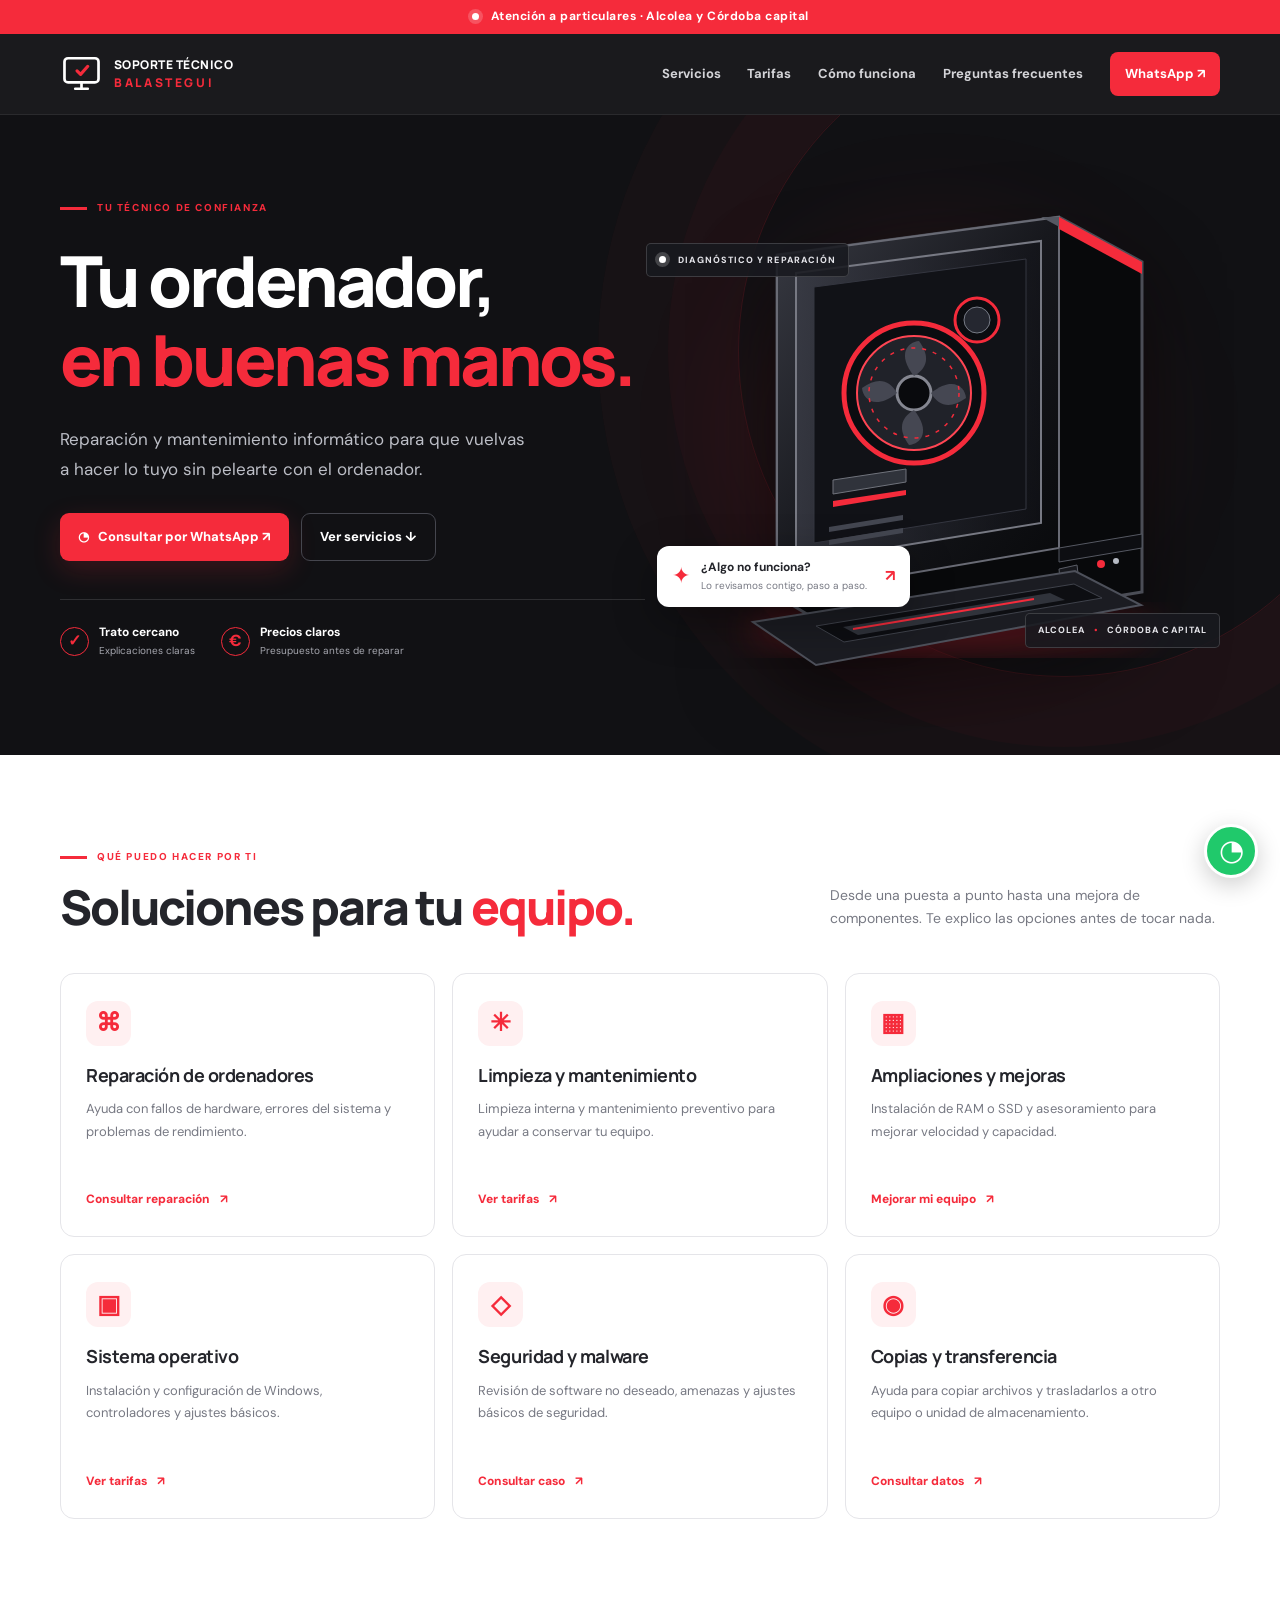
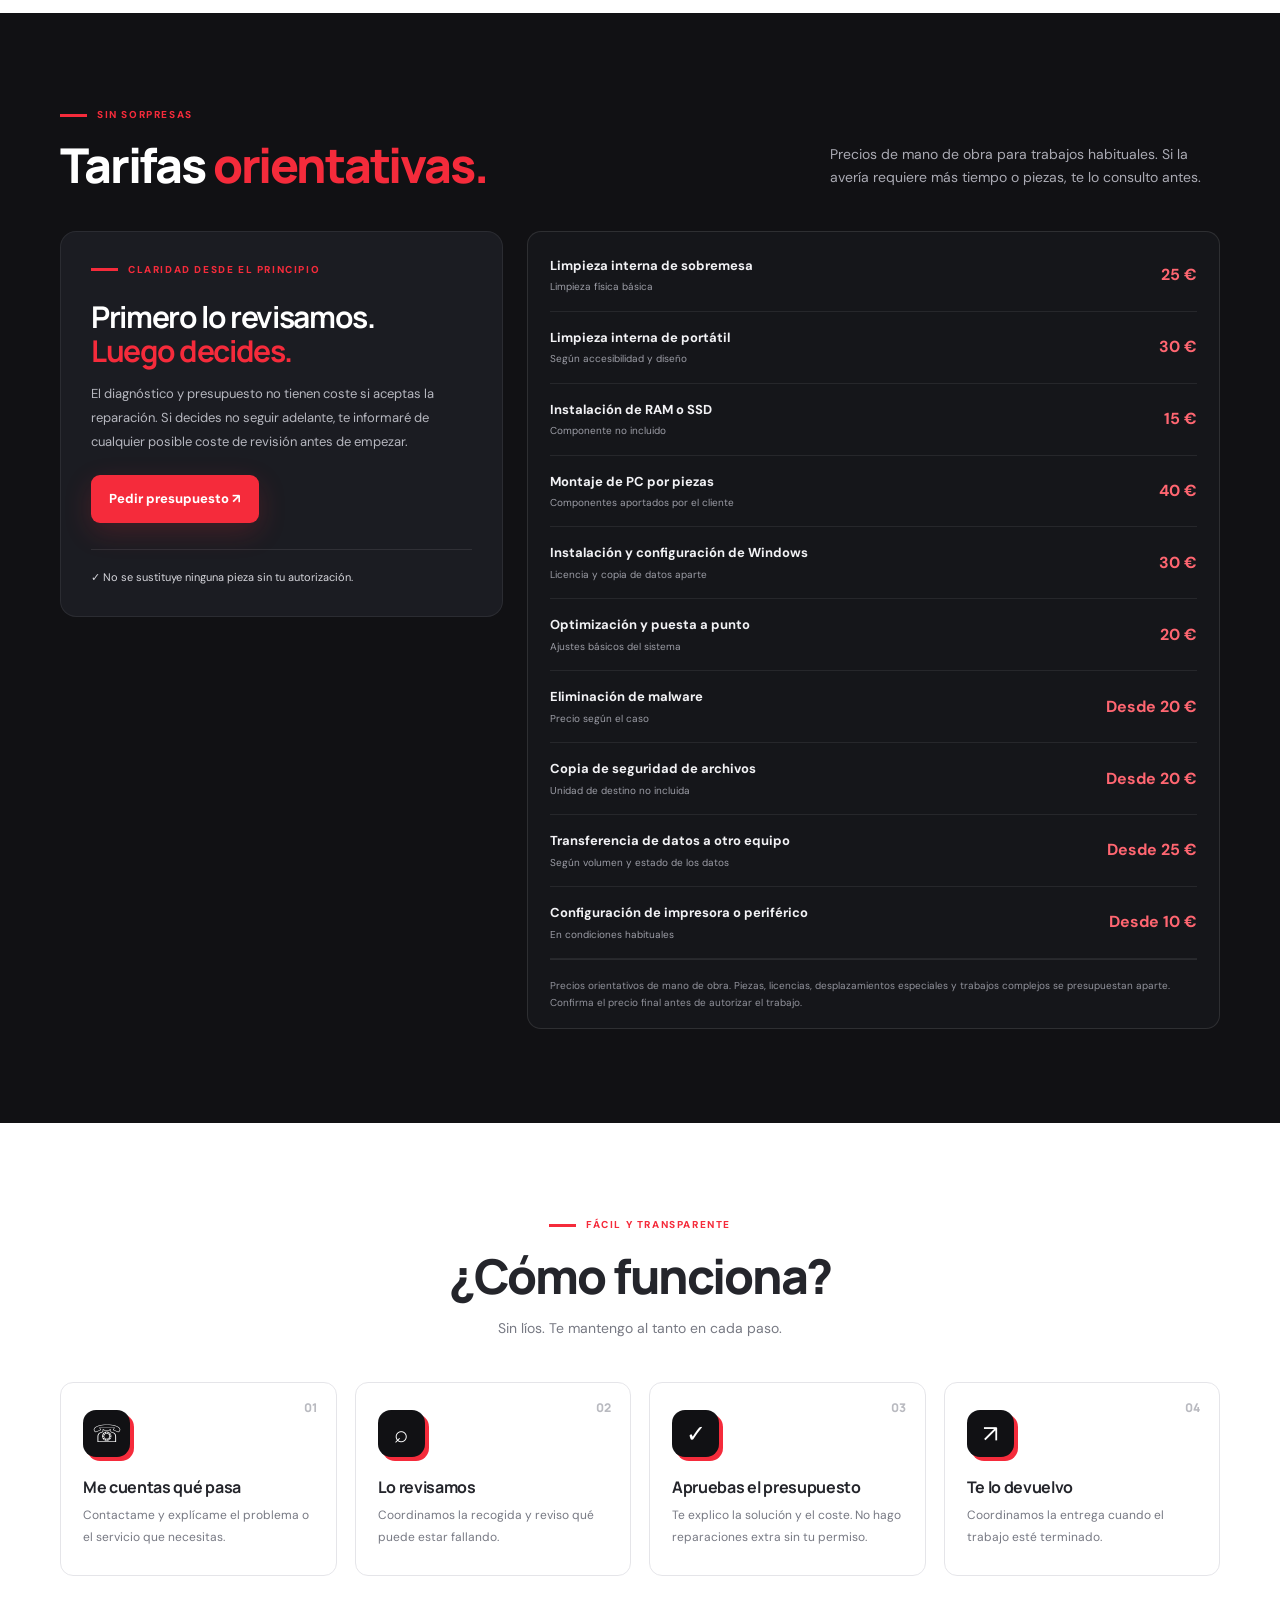
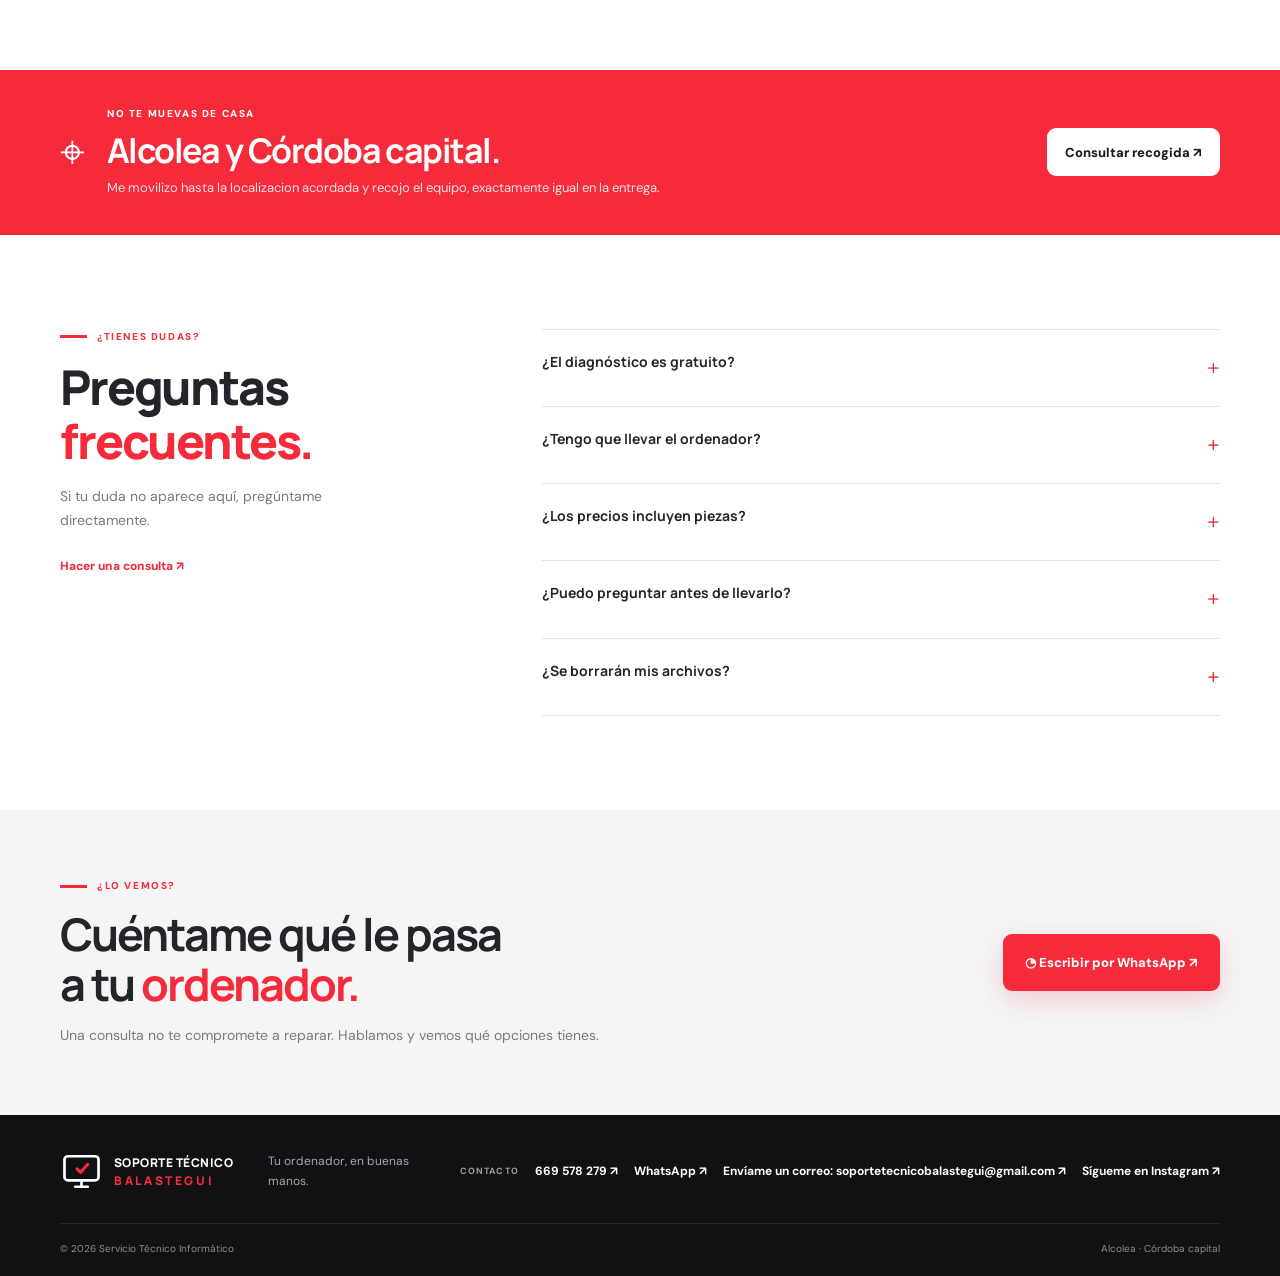
<file: index.html>
<!doctype html>
<html lang="es">
<head>
<meta charset="utf-8"><meta name="viewport" content="width=device-width,initial-scale=1">
<meta name="theme-color" content="#111114">
<meta name="description" content="Servicio técnico informático para particulares en Alcolea y Córdoba capital. Reparación, limpieza y mantenimiento de ordenadores.">
<title>Soporte Técnico Balastegui | Córdoba</title>
<link rel="icon" href="assets/logo2.svg" type="image/svg+xml">
<link rel="preconnect" href="https://fonts.googleapis.com"><link rel="preconnect" href="https://fonts.gstatic.com" crossorigin>
<link href="https://fonts.googleapis.com/css2?family=DM+Sans:wght@400;500;600;700&family=Manrope:wght@400;500;600;700;800&display=swap" rel="stylesheet">
<link rel="stylesheet" href="styles.css"><script src="script.js" defer></script>
</head>
<body>
<div class="topbar"><span class="pulse"></span> Atención a particulares · Alcolea y Córdoba capital</div>
<header class="header" id="inicio"><div class="container nav">
<a class="brand" href="#inicio" aria-label="Inicio"><span class="brand-icon"><svg viewBox="0 0 48 48"><rect x="5" y="7" width="38" height="27" rx="4"/><path d="M17 41h14M24 34v7"/><path class="red-stroke" d="m19 21 4 4 8-9"/></svg></span><span><b>SOPORTE TÉCNICO</b><small>BALASTEGUI</small></span></a>
<button class="menu-toggle" aria-label="Abrir menú" aria-expanded="false"><i></i><i></i><i></i></button>
<nav class="nav-links" aria-label="Principal"><a href="#servicios">Servicios</a><a href="#tarifas">Tarifas</a><a href="#proceso">Cómo funciona</a><a href="#faq">Preguntas frecuentes</a><a class="nav-button" href="https://wa.me/34669578279?text=Hola%2C%20quiero%20consultar%20una%20reparaci%C3%B3n%20inform%C3%A1tica." target="_blank" rel="noopener">WhatsApp ↗</a></nav>
</div></header>
<main>
<section class="hero"><div class="container hero-grid">
<div class="hero-copy reveal"><div class="eyebrow"><span></span> TU TÉCNICO DE CONFIANZA</div><h1>Tu ordenador,<br><em>en buenas manos.</em></h1><p class="hero-text">Reparación y mantenimiento informático para que vuelvas a hacer lo tuyo sin pelearte con el ordenador.</p>
<div class="hero-actions"><a class="btn primary" href="https://wa.me/34669578279?text=Hola%2C%20quiero%20consultar%20una%20reparaci%C3%B3n%20inform%C3%A1tica." target="_blank" rel="noopener">◔ &nbsp; Consultar por WhatsApp ↗</a><a class="btn secondary" href="#servicios">Ver servicios ↓</a></div>
<div class="trust-row"><div><span class="check">✓</span><span><b>Trato cercano</b><small>Explicaciones claras</small></span></div><div><span class="check">€</span><span><b>Precios claros</b><small>Presupuesto antes de reparar</small></span></div></div></div>
<div class="hero-art reveal"><div class="orb"></div><div class="art-tag tag-top"><span class="pulse"></span> DIAGNÓSTICO Y REPARACIÓN</div>
<svg class="pc-art" viewBox="0 0 560 510" role="img" aria-label="Ilustración de un ordenador con iluminación roja"><defs><linearGradient id="case" x1="0" y1="0" x2="1" y2="1"><stop stop-color="#383a43"/><stop offset=".5" stop-color="#17181d"/><stop offset="1" stop-color="#08090b"/></linearGradient><linearGradient id="glass"><stop stop-color="#393b45" stop-opacity=".8"/><stop offset="1" stop-color="#121319" stop-opacity=".55"/></linearGradient><filter id="blur"><feGaussianBlur stdDeviation="16"/></filter></defs>
<ellipse cx="292" cy="455" rx="210" ry="23" fill="#f52b3b" opacity=".25" filter="url(#blur)"/><path d="M118 80 400 42l83 45v330l-292 48-73-44Z" fill="#08090b" stroke="#4b4d56" stroke-width="3"/><path d="M118 80 400 42v331l-282 48Z" fill="url(#case)" stroke="#696b75" stroke-width="2"/><path d="M137 98 382 66v282l-245 40Z" fill="url(#glass)" stroke="#777983" stroke-width="2"/><path d="m155 112 212-28v250l-212 34Z" fill="#111217" stroke="#343640"/><circle cx="255" cy="218" r="70" fill="#0b0c10" stroke="#f52b3b" stroke-width="5"/><circle cx="255" cy="218" r="57" fill="#202229" stroke="#ff4553" stroke-width="2"/><circle cx="255" cy="218" r="17" fill="#090a0d" stroke="#858791" stroke-width="3"/><g fill="#454752"><path d="M255 201c-17-21-7-34 5-35 11 15 9 27-5 35Z"/><path d="M272 218c21-17 34-7 35 5-15 11-27 9-35-5Z"/><path d="M255 235c17 21 7 34-5 35-11-15-9-27 5-35Z"/><path d="M238 218c-21 17-34 7-35-5 15-11 27-9 35 5Z"/></g><circle cx="255" cy="218" r="45" fill="none" stroke="#f52b3b" stroke-width="1.5" stroke-dasharray="4 7"/><circle cx="318" cy="145" r="22" fill="#0b0c10" stroke="#f52b3b" stroke-width="3"/><circle cx="318" cy="145" r="13" fill="#252730" stroke="#777b86"/><path d="m174 305 73-11v13l-73 12Z" fill="#30333b" stroke="#70737c"/><path d="m174 326 73-11v5l-73 12Z" fill="#f52b3b"/><path d="m170 352 74-12v5l-74 12Zm0 13 74-12v5l-74 12Z" fill="#444751"/><path d="m400 42 83 45-18 0-83-45Z" fill="#555862"/><path d="m400 42 83 45v12l-83-45Z" fill="#f52b3b"/><path d="m400 373 83-14v14l-83 14Z" fill="#0d0e12" stroke="#555862"/><circle cx="442" cy="389" r="4" fill="#f52b3b"/><circle cx="457" cy="386" r="3" fill="#b6bac4"/><path d="m210 426 4 33-20 4-5-34Zm208-36 5 42-19 4-4-42Z" fill="#17181d" stroke="#5b5e67"/><path d="m94 447 322-51 66 34-325 60Z" fill="#1b1c22" stroke="#4d505a" stroke-width="2"/><path d="m157 451 258-42 28 14-258 44Z" fill="#0d0e12" stroke="#3f424b"/><path d="m184 452 207-34 15 7-207 35Z" fill="#30333b"/><path d="m194 454 181-30" stroke="#f52b3b" stroke-width="2"/></svg>
<div class="art-card"><span class="spark">✦</span><span><b>¿Algo no funciona?</b><small>Lo revisamos contigo, paso a paso.</small></span><strong>↗</strong></div><div class="art-tag tag-bottom">ALCOLEA <i>•</i> CÓRDOBA CAPITAL</div></div></div></section>
<section class="section" id="servicios"><div class="container"><div class="section-heading reveal"><div><div class="eyebrow dark"><span></span> QUÉ PUEDO HACER POR TI</div><h2>Soluciones para tu <em>equipo.</em></h2></div><p>Desde una puesta a punto hasta una mejora de componentes. Te explico las opciones antes de tocar nada.</p></div>
<div class="services-grid">
<article class="service-card reveal"><div class="service-icon">⌘</div><h3>Reparación de ordenadores</h3><p>Ayuda con fallos de hardware, errores del sistema y problemas de rendimiento.</p><a href="#contacto">Consultar reparación <b>↗</b></a></article>
<article class="service-card reveal"><div class="service-icon">✳</div><h3>Limpieza y mantenimiento</h3><p>Limpieza interna y mantenimiento preventivo para ayudar a conservar tu equipo.</p><a href="#tarifas">Ver tarifas <b>↗</b></a></article>
<article class="service-card reveal"><div class="service-icon">▦</div><h3>Ampliaciones y mejoras</h3><p>Instalación de RAM o SSD y asesoramiento para mejorar velocidad y capacidad.</p><a href="#contacto">Mejorar mi equipo <b>↗</b></a></article>
<article class="service-card reveal"><div class="service-icon">▣</div><h3>Sistema operativo</h3><p>Instalación y configuración de Windows, controladores y ajustes básicos.</p><a href="#tarifas">Ver tarifas <b>↗</b></a></article>
<article class="service-card reveal"><div class="service-icon">◇</div><h3>Seguridad y malware</h3><p>Revisión de software no deseado, amenazas y ajustes básicos de seguridad.</p><a href="#contacto">Consultar caso <b>↗</b></a></article>
<article class="service-card reveal"><div class="service-icon">◉</div><h3>Copias y transferencia</h3><p>Ayuda para copiar archivos y trasladarlos a otro equipo o unidad de almacenamiento.</p><a href="#contacto">Consultar datos <b>↗</b></a></article>
</div></div></section>
<section class="pricing section" id="tarifas"><div class="container"><div class="section-heading reveal"><div><div class="eyebrow"><span></span> SIN SORPRESAS</div><h2>Tarifas <em>orientativas.</em></h2></div><p>Precios de mano de obra para trabajos habituales. Si la avería requiere más tiempo o piezas, te lo consulto antes.</p></div>
<div class="pricing-grid"><aside class="price-aside reveal"><div class="eyebrow"><span></span> CLARIDAD DESDE EL PRINCIPIO</div><h3>Primero lo revisamos.<br><em>Luego decides.</em></h3><p>El diagnóstico y presupuesto no tienen coste si aceptas la reparación. Si decides no seguir adelante, te informaré de cualquier posible coste de revisión antes de empezar.</p><a class="btn primary" href="https://wa.me/34669578279?text=Hola%2C%20quiero%20consultar%20un%20presupuesto." target="_blank" rel="noopener">Pedir presupuesto ↗</a><div class="aside-foot">✓ No se sustituye ninguna pieza sin tu autorización.</div></aside>
<div class="price-list">
<div class="price-row"><span><b>Limpieza interna de sobremesa</b><small>Limpieza física básica</small></span><strong>25 €</strong></div>
<div class="price-row"><span><b>Limpieza interna de portátil</b><small>Según accesibilidad y diseño</small></span><strong>30 €</strong></div>
<div class="price-row"><span><b>Instalación de RAM o SSD</b><small>Componente no incluido</small></span><strong>15 €</strong></div>
<div class="price-row"><span><b>Montaje de PC por piezas</b><small>Componentes aportados por el cliente</small></span><strong>40 €</strong></div>
<div class="price-row"><span><b>Instalación y configuración de Windows</b><small>Licencia y copia de datos aparte</small></span><strong>30 €</strong></div>
<div class="price-row"><span><b>Optimización y puesta a punto</b><small>Ajustes básicos del sistema</small></span><strong>20 €</strong></div>
<div class="price-row"><span><b>Eliminación de malware</b><small>Precio según el caso</small></span><strong>Desde 20 €</strong></div>
<div class="price-row"><span><b>Copia de seguridad de archivos</b><small>Unidad de destino no incluida</small></span><strong>Desde 20 €</strong></div>
<div class="price-row"><span><b>Transferencia de datos a otro equipo</b><small>Según volumen y estado de los datos</small></span><strong>Desde 25 €</strong></div>
<div class="price-row"><span><b>Configuración de impresora o periférico</b><small>En condiciones habituales</small></span><strong>Desde 10 €</strong></div>
<p class="disclaimer">Precios orientativos de mano de obra. Piezas, licencias, desplazamientos especiales y trabajos complejos se presupuestan aparte. Confirma el precio final antes de autorizar el trabajo.</p>
</div></div></div></section>
<section class="section process" id="proceso"><div class="container"><div class="center-heading reveal"><div class="eyebrow dark"><span></span> FÁCIL Y TRANSPARENTE</div><h2>¿Cómo funciona?</h2><p>Sin líos. Te mantengo al tanto en cada paso.</p></div><div class="steps">
<article class="step reveal"><span class="number">01</span><div class="step-symbol">☏</div><h3>Me cuentas qué pasa</h3><p>Contactame y explícame el problema o el servicio que necesitas.</p></article>
<article class="step reveal"><span class="number">02</span><div class="step-symbol">⌕</div><h3>Lo revisamos</h3><p>Coordinamos la recogida y reviso qué puede estar fallando.</p></article>
<article class="step reveal"><span class="number">03</span><div class="step-symbol">✓</div><h3>Apruebas el presupuesto</h3><p>Te explico la solución y el coste. No hago reparaciones extra sin tu permiso.</p></article>
<article class="step reveal"><span class="number">04</span><div class="step-symbol">↗</div><h3>Te lo devuelvo</h3><p>Coordinamos la entrega cuando el trabajo esté terminado.</p></article>
</div></div></section>
<section class="area"><div class="container area-inner reveal"><div class="pin">⌖</div><div><div class="eyebrow">NO TE MUEVAS DE CASA</div><h2>Alcolea y Córdoba capital.</h2><p>Me movilizo hasta la localizacion acordada y recojo el equipo, exactamente igual en la entrega.</p></div><a class="btn light" href="https://wa.me/34669578279?text=Hola%2C%20estoy%20en%20mi%20zona%20y%20quiero%20consultar%20una%20recogida." target="_blank" rel="noopener">Consultar recogida ↗</a></div></section>
<section class="section faq" id="faq"><div class="container faq-grid"><div class="faq-intro reveal"><div class="eyebrow dark"><span></span> ¿TIENES DUDAS?</div><h2>Preguntas<br><em>frecuentes.</em></h2><p>Si tu duda no aparece aquí, pregúntame directamente.</p><a href="https://wa.me/34669578279?text=Hola%2C%20tengo%20una%20duda%20sobre%20el%20servicio%20t%C3%A9cnico." target="_blank" rel="noopener">Hacer una consulta ↗</a></div>
<div class="faq-list reveal"><details><summary>¿El diagnóstico es gratuito? <span>+</span></summary><p>El diagnóstico y el presupuesto son gratuitos si aceptas la reparación. Si decides no realizarla, te explicaré cualquier coste de revisión antes de comenzar.</p></details><details><summary>¿Tengo que llevar el ordenador? <span>+</span></summary><p>Podemos coordinar la entrega o consultar la recogida en Alcolea y Córdoba capital, según la zona y disponibilidad.</p></details><details><summary>¿Los precios incluyen piezas? <span>+</span></summary><p>No. Las tarifas publicadas corresponden a mano de obra. Las piezas, licencias y otros costes se indican aparte en el presupuesto.</p></details><details><summary>¿Puedo preguntar antes de llevarlo? <span>+</span></summary><p>Claro. Escríbeme por WhatsApp con el tipo de equipo, el modelo si lo sabes y una explicación del problema.</p></details><details><summary>¿Se borrarán mis archivos? <span>+</span></summary><p>No se debe iniciar una reinstalación ni un procedimiento que pueda borrar datos sin explicarte los riesgos y obtener tu autorización. Siempre es recomendable tener una copia de seguridad.</p></details></div></div></section>
<section class="cta" id="contacto"><div class="container cta-inner reveal"><div><div class="eyebrow"><span></span> ¿LO VEMOS?</div><h2>Cuéntame qué le pasa<br>a tu <em>ordenador.</em></h2><p>Una consulta no te compromete a reparar. Hablamos y vemos qué opciones tienes.</p></div><a class="btn primary large" href="https://wa.me/34669578279?text=Hola%2C%20quiero%20consultar%20una%20reparaci%C3%B3n%20inform%C3%A1tica." target="_blank" rel="noopener">◔ Escribir por WhatsApp ↗</a></div></section>
</main>
<footer class="footer"><div class="container footer-main"><a class="brand" href="#inicio"><span class="brand-icon"><svg viewBox="0 0 48 48"><rect x="5" y="7" width="38" height="27" rx="4"/><path d="M17 41h14M24 34v7"/><path class="red-stroke" d="m19 21 4 4 8-9"/></svg></span><span><b>SOPORTE TÉCNICO</b><small>BALASTEGUI</small></span></a><p>Tu ordenador, en buenas manos.</p><div class="footer-contact"><small>CONTACTO</small><a href="tel:+34669578279">669 578 279 ↗</a><a href="https://wa.me/34669578279" target="_blank" rel="noopener">WhatsApp ↗</a><a href="mailto:soportetecnicobalastegui@gmail.com">Envíame un correo: soportetecnicobalastegui@gmail.com ↗</a><a href="https://www.instagram.com/soportetecnico_balastegui/" target="_blank" rel="noopener noreferrer">Sígueme en Instagram ↗</a></div></div><div class="container footer-bottom"><span>© <span id="year"></span> Servicio Técnico Informático</span><span>Alcolea · Córdoba capital</span></div></footer>
<a class="floating-wa" href="https://wa.me/34669578279?text=Hola%2C%20quiero%20consultar%20una%20reparaci%C3%B3n%20inform%C3%A1tica." target="_blank" rel="noopener" aria-label="Contactar por WhatsApp">◔</a>
</body></html>
</file>
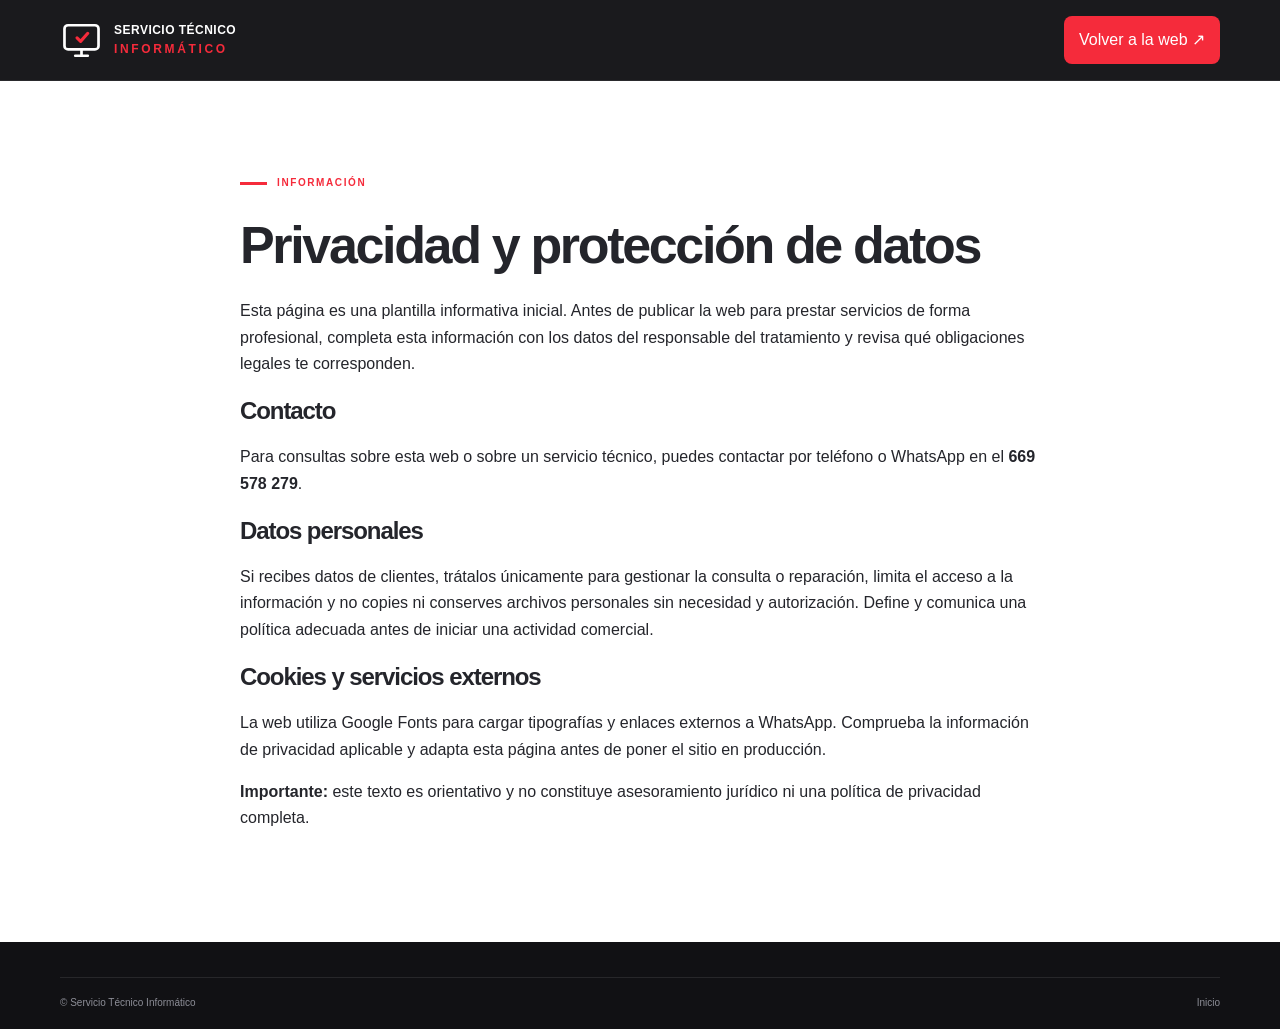
<file: privacidad.html>
<!doctype html><html lang="es"><head><meta charset="utf-8"><meta name="viewport" content="width=device-width,initial-scale=1"><meta name="theme-color" content="#111114"><title>Privacidad | Servicio Técnico Informático</title><link rel="stylesheet" href="styles.css"></head><body><header class="header"><div class="container nav"><a class="brand" href="index.html"><span class="brand-icon"><svg viewBox="0 0 48 48"><rect x="5" y="7" width="38" height="27" rx="4"/><path d="M17 41h14M24 34v7"/><path class="red-stroke" d="m19 21 4 4 8-9"/></svg></span><span><b>SERVICIO TÉCNICO</b><small>INFORMÁTICO</small></span></a><a class="nav-button" href="index.html">Volver a la web ↗</a></div></header><main class="section"><div class="container" style="max-width:800px"><div class="eyebrow dark"><span></span> INFORMACIÓN</div><h1 style="font-size:clamp(34px,5vw,52px)">Privacidad y protección de datos</h1><p>Esta página es una plantilla informativa inicial. Antes de publicar la web para prestar servicios de forma profesional, completa esta información con los datos del responsable del tratamiento y revisa qué obligaciones legales te corresponden.</p><h2>Contacto</h2><p>Para consultas sobre esta web o sobre un servicio técnico, puedes contactar por teléfono o WhatsApp en el <a href="tel:+34669578279"><strong>669 578 279</strong></a>.</p><h2>Datos personales</h2><p>Si recibes datos de clientes, trátalos únicamente para gestionar la consulta o reparación, limita el acceso a la información y no copies ni conserves archivos personales sin necesidad y autorización. Define y comunica una política adecuada antes de iniciar una actividad comercial.</p><h2>Cookies y servicios externos</h2><p>La web utiliza Google Fonts para cargar tipografías y enlaces externos a WhatsApp. Comprueba la información de privacidad aplicable y adapta esta página antes de poner el sitio en producción.</p><p><strong>Importante:</strong> este texto es orientativo y no constituye asesoramiento jurídico ni una política de privacidad completa.</p></div></main><footer class="footer"><div class="container footer-bottom"><span>© Servicio Técnico Informático</span><a href="index.html">Inicio</a></div></footer></body></html>
</file>
<file: styles.css>
:root{--ink:#111114;--soft:#1b1c21;--text:#24252b;--muted:#777983;--red:#f52b3b;--red-dark:#cf1426;--line:#e5e5e9}*{box-sizing:border-box}html{scroll-behavior:smooth;scroll-padding-top:95px}body{margin:0;font-family:"DM Sans",sans-serif;color:var(--text);line-height:1.65;-webkit-font-smoothing:antialiased}a{color:inherit;text-decoration:none}svg{display:block}.container{width:min(1160px,calc(100% - 48px));margin:auto}.topbar{background:var(--red);color:white;text-align:center;padding:7px 12px;font-size:12px;font-weight:700;letter-spacing:.04em}.pulse{display:inline-block;width:7px;height:7px;border-radius:50%;background:white;margin-right:9px;box-shadow:0 0 0 4px #ffffff30}.header{position:sticky;top:0;z-index:20;background:#111114f5;color:white;border-bottom:1px solid #ffffff12;backdrop-filter:blur(16px)}.nav{min-height:80px;display:flex;align-items:center;justify-content:space-between;gap:28px}.brand{display:flex;align-items:center;gap:11px;line-height:1.1;flex-shrink:0}.brand-icon{width:43px;height:43px}.brand-icon svg{width:100%;height:100%;fill:none;stroke:white;stroke-width:3;stroke-linecap:round;stroke-linejoin:round}.brand-icon .red-stroke{stroke:var(--red);stroke-width:3.5}.brand b,.brand small{display:block;font-family:Manrope,sans-serif;font-size:12px;letter-spacing:.04em}.brand b{font-weight:800}.brand small{color:var(--red);font-weight:800;letter-spacing:.22em;margin-top:5px}.nav-links{display:flex;align-items:center;gap:clamp(14px,2.1vw,28px);font-size:13px;font-weight:700;color:#d4d4d8}.nav-links>a:not(.nav-button):hover{color:white}.nav-button{background:var(--red);color:white;padding:11px 15px;border-radius:8px;white-space:nowrap;transition:.2s}.nav-button:hover,.btn.primary:hover{background:var(--red-dark);transform:translateY(-2px)}.menu-toggle{display:none;background:none;border:0;padding:8px}.menu-toggle i{display:block;width:24px;height:2px;background:white;margin:5px}.hero{position:relative;overflow:hidden;background:var(--ink);color:white;isolation:isolate}.hero:before{content:"";position:absolute;z-index:-1;width:650px;height:650px;border:1px solid #f52b3b28;border-radius:50%;right:-110px;top:-90px;box-shadow:0 0 0 70px #f52b3b08,0 0 0 140px #f52b3b06}.hero-grid{display:grid;grid-template-columns:1.02fr .98fr;align-items:center;gap:12px;min-height:640px;padding:35px 0 45px}.hero-copy{position:relative;z-index:2;padding:25px 0}.eyebrow{display:flex;align-items:center;gap:10px;color:var(--red);font-size:10px;font-weight:800;letter-spacing:.16em}.eyebrow>span{width:27px;height:3px;background:var(--red)}h1,h2,h3{font-family:Manrope,sans-serif;letter-spacing:-.045em;line-height:1.13}h1{font-size:clamp(43px,5.5vw,72px);margin:24px 0;font-weight:800}h1 em,h2 em,.price-aside em,.cta em,.faq-intro em{font-style:normal;color:var(--red)}.hero-text{font-size:17px;line-height:1.8;color:#bcbec6;max-width:475px;margin-bottom:28px}.hero-actions{display:flex;gap:12px;flex-wrap:wrap}.btn{display:inline-flex;align-items:center;justify-content:center;gap:9px;min-height:48px;padding:12px 18px;border-radius:9px;font-size:13px;font-weight:800;transition:transform .2s,background .2s}.btn:hover{transform:translateY(-2px)}.btn.primary{background:var(--red);color:white;box-shadow:0 9px 28px #f52b3b30}.btn.secondary{border:1px solid #45464e;color:white}.btn.secondary:hover{border-color:#aaa}.trust-row{display:flex;gap:26px;flex-wrap:wrap;border-top:1px solid #ffffff20;margin-top:38px;padding-top:23px}.trust-row>div{display:flex;gap:10px;align-items:center}.trust-row b,.trust-row small{display:block}.trust-row b{font-size:12px}.trust-row small{font-size:10px;color:#a6a7af}.check{width:29px;height:29px;border:1px solid var(--red);border-radius:50%;display:grid;place-items:center;color:var(--red);font-weight:800}.hero-art{position:relative;min-width:0;min-height:520px;display:flex;align-items:center;justify-content:center}.orb{position:absolute;width:350px;height:350px;border-radius:50%;background:#f52b3b24;filter:blur(65px)}.pc-art{position:relative;z-index:1;width:100%;max-width:560px;overflow:visible;filter:drop-shadow(0 30px 38px #0008);animation:float 6s ease-in-out infinite}.art-tag{position:absolute;z-index:3;padding:9px 12px;background:#191a1fdf;border:1px solid #ffffff28;border-radius:5px;font-size:9px;font-weight:800;letter-spacing:.12em;color:#e3e3e8}.tag-top{top:14%;left:-2%}.tag-bottom{bottom:8%;right:0}.tag-bottom i{color:var(--red);font-style:normal;padding:0 5px}.art-card{position:absolute;z-index:4;left:0;bottom:16%;display:flex;align-items:center;gap:11px;background:white;color:var(--text);padding:12px 15px;border-radius:12px;box-shadow:0 15px 45px #0005;animation:floatCard 5s ease-in-out infinite}.art-card .spark{color:var(--red);font-size:22px}.art-card b,.art-card small{display:block}.art-card b{font-size:12px}.art-card small{font-size:10px;color:#777983}.art-card strong{color:var(--red);margin-left:7px}.section{padding:94px 0}.section-heading{display:flex;align-items:end;justify-content:space-between;gap:35px;margin-bottom:38px}.section-heading h2,.center-heading h2,.faq-intro h2{font-size:clamp(32px,4vw,48px);margin:15px 0 0;font-weight:800}.section-heading>p{max-width:390px;color:#777983;font-size:14px;margin:0 0 4px}.services-grid{display:grid;grid-template-columns:repeat(3,1fr);gap:17px}.service-card{padding:27px 25px 25px;border:1px solid var(--line);border-radius:14px;background:white;transition:transform .25s,box-shadow .25s,border-color .25s}.service-card:hover{transform:translateY(-5px);box-shadow:0 18px 40px #1011140e;border-color:#f3a1a8}.service-icon{width:45px;height:45px;border-radius:12px;display:grid;place-items:center;background:#fff0f1;color:var(--red);font-size:25px;font-weight:700;margin-bottom:19px}.service-card h3{font-size:18px;margin-bottom:10px;letter-spacing:-.025em}.service-card p{font-size:13px;line-height:1.75;color:#777983;min-height:68px;margin-bottom:19px}.service-card>a,.faq-intro>a{font-size:12px;font-weight:800;color:var(--red)}.service-card>a b{margin-left:7px}.pricing{background:var(--ink);color:white}.pricing .section-heading>p{color:#aaaab3}.pricing-grid{display:grid;grid-template-columns:.78fr 1.22fr;gap:24px;align-items:start}.price-aside{background:#1b1c22;border:1px solid #ffffff12;border-radius:16px;padding:30px;position:sticky;top:110px}.price-aside h3{font-size:30px;margin:22px 0 14px}.price-aside p{color:#b6b7bf;font-size:13px;line-height:1.85}.price-aside .btn{margin-top:8px}.aside-foot{border-top:1px solid #ffffff17;margin-top:26px;padding-top:18px;color:#d6d6dc;font-size:11px}.price-list{border:1px solid #ffffff1b;border-radius:14px;padding:8px 22px;background:#15161a}.price-row{display:flex;align-items:center;justify-content:space-between;gap:18px;padding:15px 0;border-bottom:1px solid #ffffff13}.price-row b,.price-row strong{display:block;font-size:13px;color:#f2f2f5}.price-row small{display:block;font-size:10px;color:#9c9da6;margin-top:3px}.price-row strong{color:#ff6671;font-size:16px;white-space:nowrap}.disclaimer{border-top:1px solid #ffffff16;color:#92939c;font-size:10px;line-height:1.7;margin:0;padding:17px 0 9px}.center-heading{text-align:center;margin-bottom:42px}.center-heading .eyebrow{justify-content:center}.center-heading h2{margin-bottom:10px}.center-heading>p{color:#777983;font-size:14px}.steps{display:grid;grid-template-columns:repeat(4,1fr);gap:18px}.step{position:relative;padding:27px 22px;border:1px solid var(--line);border-radius:13px;background:white}.number{position:absolute;right:19px;top:15px;font-family:Manrope,sans-serif;font-size:12px;color:#b9bac0;font-weight:800}.step-symbol{width:47px;height:47px;display:grid;place-items:center;background:var(--ink);color:white;border-radius:13px;font-size:24px;margin-bottom:21px;box-shadow:4px 4px 0 var(--red)}.step h3{font-size:16px;letter-spacing:-.02em;margin-bottom:9px}.step p{font-size:12px;line-height:1.8;color:#777983;margin:0}.area{background:var(--red);color:white;padding:36px 0}.area-inner{display:flex;align-items:center;gap:22px}.pin{font-size:44px;line-height:1}.area .eyebrow{color:white}.area .eyebrow>span{background:white}.area h2{font-size:clamp(23px,3vw,34px);margin:8px 0}.area p{font-size:13px;color:#ffe1e3;margin:0}.area-inner>div:nth-child(2){flex:1}.btn.light{background:white;color:#191a1f;white-space:nowrap}.btn.light:hover{background:#f3f3f4}.faq-grid{display:grid;grid-template-columns:.75fr 1.25fr;gap:75px}.faq-intro h2{margin-bottom:17px}.faq-intro p{color:#777983;font-size:14px;max-width:280px;margin-bottom:20px}.faq-list details{border-bottom:1px solid var(--line)}.faq-list details:first-child{border-top:1px solid var(--line)}.faq-list summary{list-style:none;cursor:pointer;display:flex;justify-content:space-between;gap:20px;padding:20px 0;font-family:Manrope,sans-serif;font-size:14px;font-weight:700}.faq-list summary::-webkit-details-marker{display:none}.faq-list summary span{font-size:22px;color:var(--red);font-weight:400;transition:transform .2s}.faq-list details[open] summary span{transform:rotate(45deg)}.faq-list details p{font-size:13px;color:#737680;line-height:1.8;margin:0;padding:0 30px 20px 0}.cta{background:#f5f5f6;padding:68px 0}.cta-inner{display:flex;align-items:center;justify-content:space-between;gap:35px}.cta h2{font-size:clamp(30px,4vw,45px);margin:14px 0}.cta p{color:#777983;font-size:14px;margin:0}.btn.large{padding:17px 22px;min-height:57px;white-space:nowrap}.footer{background:var(--ink);color:white;padding:35px 0 0}.footer-main{display:flex;align-items:center;gap:35px;padding-bottom:30px}.footer-main>p{font-size:12px;color:#a6a7af;margin:0;flex:1}.footer-contact{display:flex;align-items:center;gap:16px;font-size:12px}.footer-contact small{color:#999aa3;font-size:9px;font-weight:800;letter-spacing:.13em}.footer-contact a{font-weight:700}.footer-contact a:hover,.footer-bottom a:hover{color:#ff6671}.footer-bottom{border-top:1px solid #ffffff18;padding:17px 0 18px;display:flex;justify-content:space-between;gap:18px;color:#8d8e97;font-size:10px}.floating-wa{position:fixed;z-index:15;right:22px;bottom:22px;width:54px;height:54px;display:grid;place-items:center;background:#20c96b;color:white;border:3px solid white;border-radius:50%;font-size:29px;box-shadow:0 7px 25px #0003;transition:transform .2s}.floating-wa:hover{transform:scale(1.08)}.reveal{opacity:0;transform:translateY(18px);transition:opacity .65s ease,transform .65s ease}.reveal.visible{opacity:1;transform:translateY(0)}@keyframes float{0%,100%{transform:translateY(0)}50%{transform:translateY(-9px)}}@keyframes floatCard{0%,100%{transform:translateY(0)}50%{transform:translateY(-7px)}}@media(prefers-reduced-motion:reduce){*,*:before,*:after{scroll-behavior:auto!important;animation:none!important;transition:none!important}.reveal{opacity:1;transform:none}}@media(max-width:980px){.nav-links{gap:13px;font-size:12px}.hero-grid{min-height:570px}.hero-art{min-height:450px}.tag-top{left:0}.section{padding:76px 0}.faq-grid{gap:45px}}@media(max-width:760px){.container{width:min(100% - 34px,560px)}.nav{min-height:70px}.menu-toggle{display:block;cursor:pointer}.nav-links{display:none;position:absolute;top:70px;left:0;right:0;padding:18px 22px 24px;background:#111114;flex-direction:column;align-items:stretch;gap:0;border-bottom:1px solid #ffffff20;font-size:14px}.nav-links.open{display:flex}.nav-links>a:not(.nav-button){padding:13px 0;border-bottom:1px solid #ffffff13}.nav-button{text-align:center;margin-top:14px;padding:13px}.hero-grid{grid-template-columns:1fr;gap:0;padding-top:48px;min-height:unset}.hero-copy{padding:0}.hero h1{font-size:clamp(42px,12vw,64px)}.hero-text{font-size:15px}.hero-art{min-height:380px;margin-top:0}.pc-art{max-width:460px;width:110%}.tag-top{top:8%;left:0}.tag-bottom{bottom:3%;right:0}.art-card{bottom:13%;left:-2%;padding:10px}.trust-row{gap:17px;margin-top:28px}.section-heading{display:block;margin-bottom:28px}.section-heading>p{margin-top:16px}.services-grid{grid-template-columns:1fr 1fr;gap:12px}.service-card{padding:20px 17px}.service-card h3{font-size:16px}.service-card p{font-size:12px;min-height:unset}.pricing-grid{grid-template-columns:1fr}.price-aside{position:static;padding:24px}.price-list{padding:7px 15px}.price-row{gap:12px}.price-row b{font-size:12px}.price-row strong{font-size:14px}.steps{grid-template-columns:1fr 1fr;gap:12px}.step{padding:22px 17px}.area-inner{flex-wrap:wrap;gap:15px}.area-inner>div:nth-child(2){flex-basis:calc(100% - 65px)}.area-inner .btn{margin-left:62px}.faq-grid{grid-template-columns:1fr;gap:28px}.faq-intro h2 br{display:none}.cta-inner{display:block}.cta-inner .btn{margin-top:25px}.footer-main{flex-wrap:wrap;gap:18px}.footer-main>p{flex-basis:100%;order:3}.footer-contact{margin-left:auto;flex-wrap:wrap;justify-content:flex-end}.footer-contact small{display:none}.footer-bottom{flex-wrap:wrap}.floating-wa{right:15px;bottom:15px}}@media(max-width:420px){.container{width:calc(100% - 28px)}.services-grid{grid-template-columns:1fr}.service-card{padding:22px}.hero-actions .btn{width:100%}.hero-art{min-height:320px}.art-tag{font-size:8px;padding:8px}.art-card small{max-width:155px}.steps{grid-template-columns:1fr}.price-row b{max-width:210px}.footer-contact{width:100%;margin:0;justify-content:flex-start}.footer-bottom{display:grid;gap:8px}}
</file>
